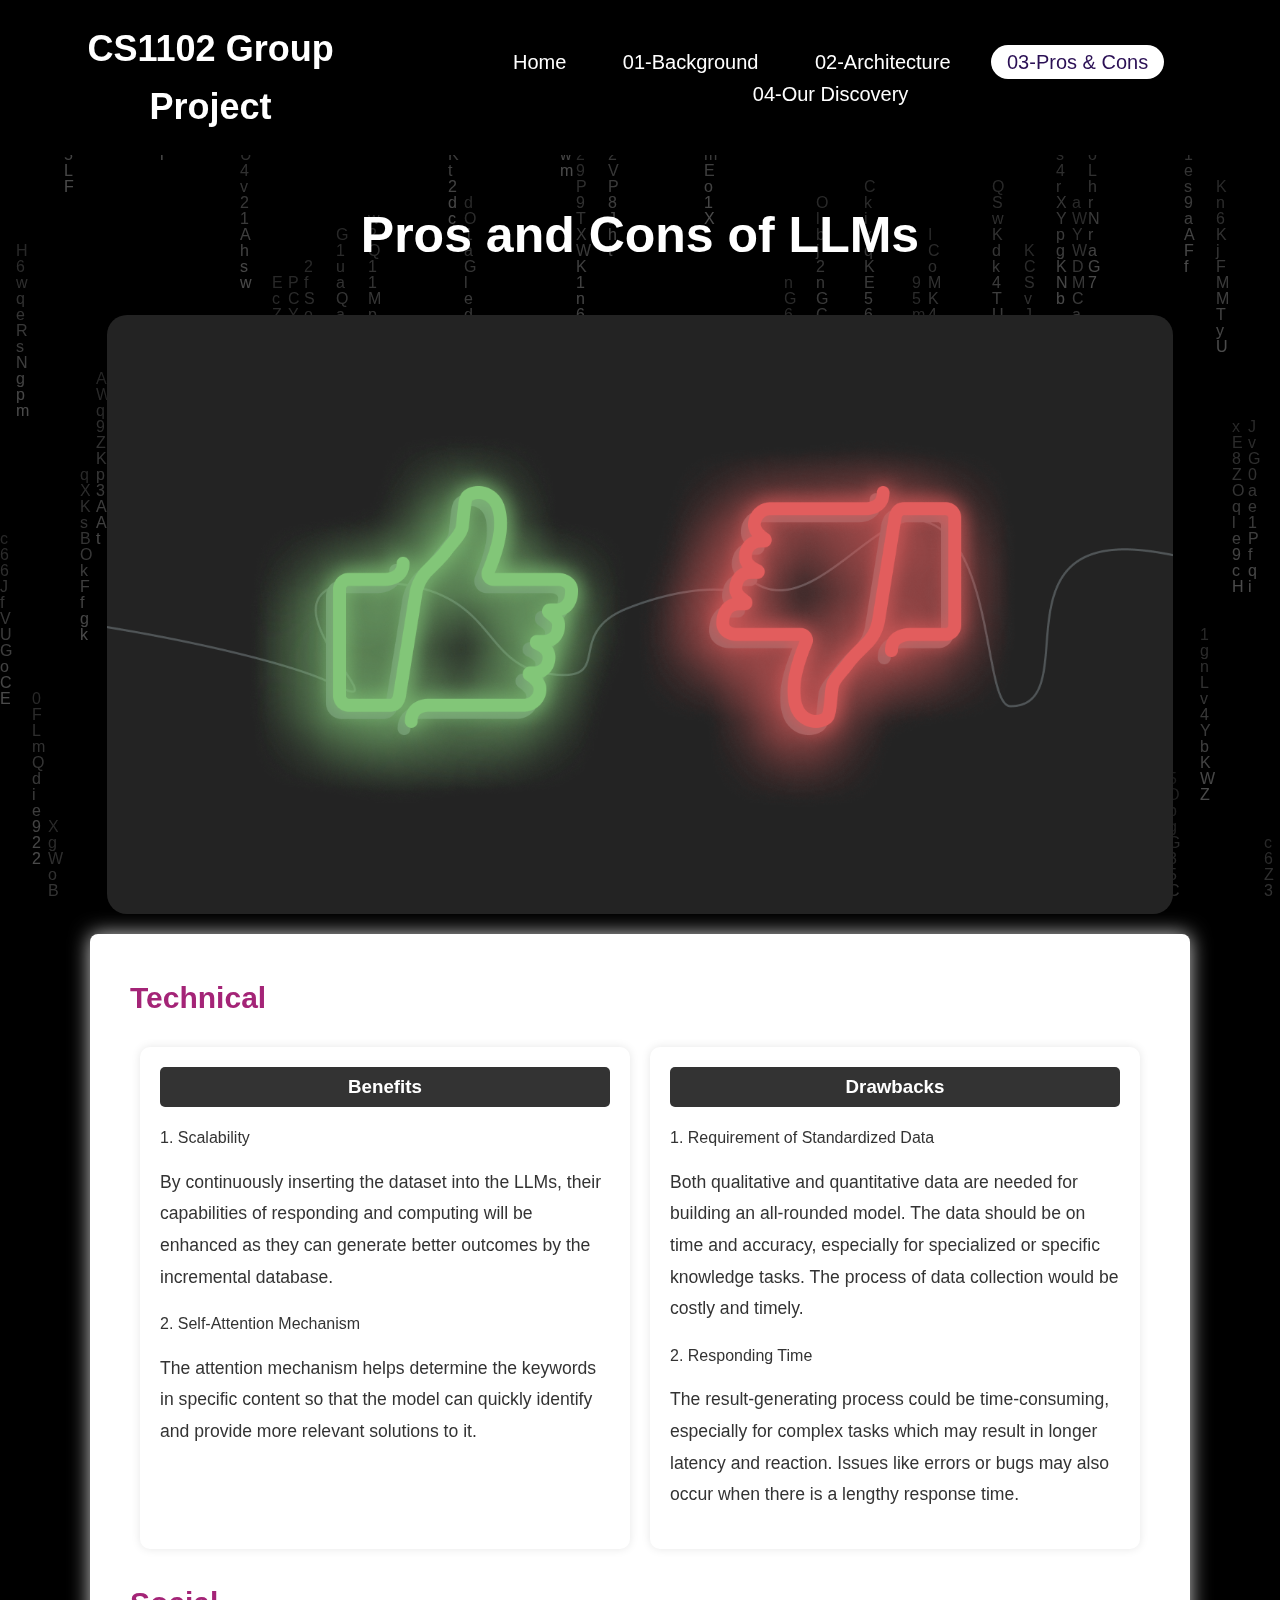
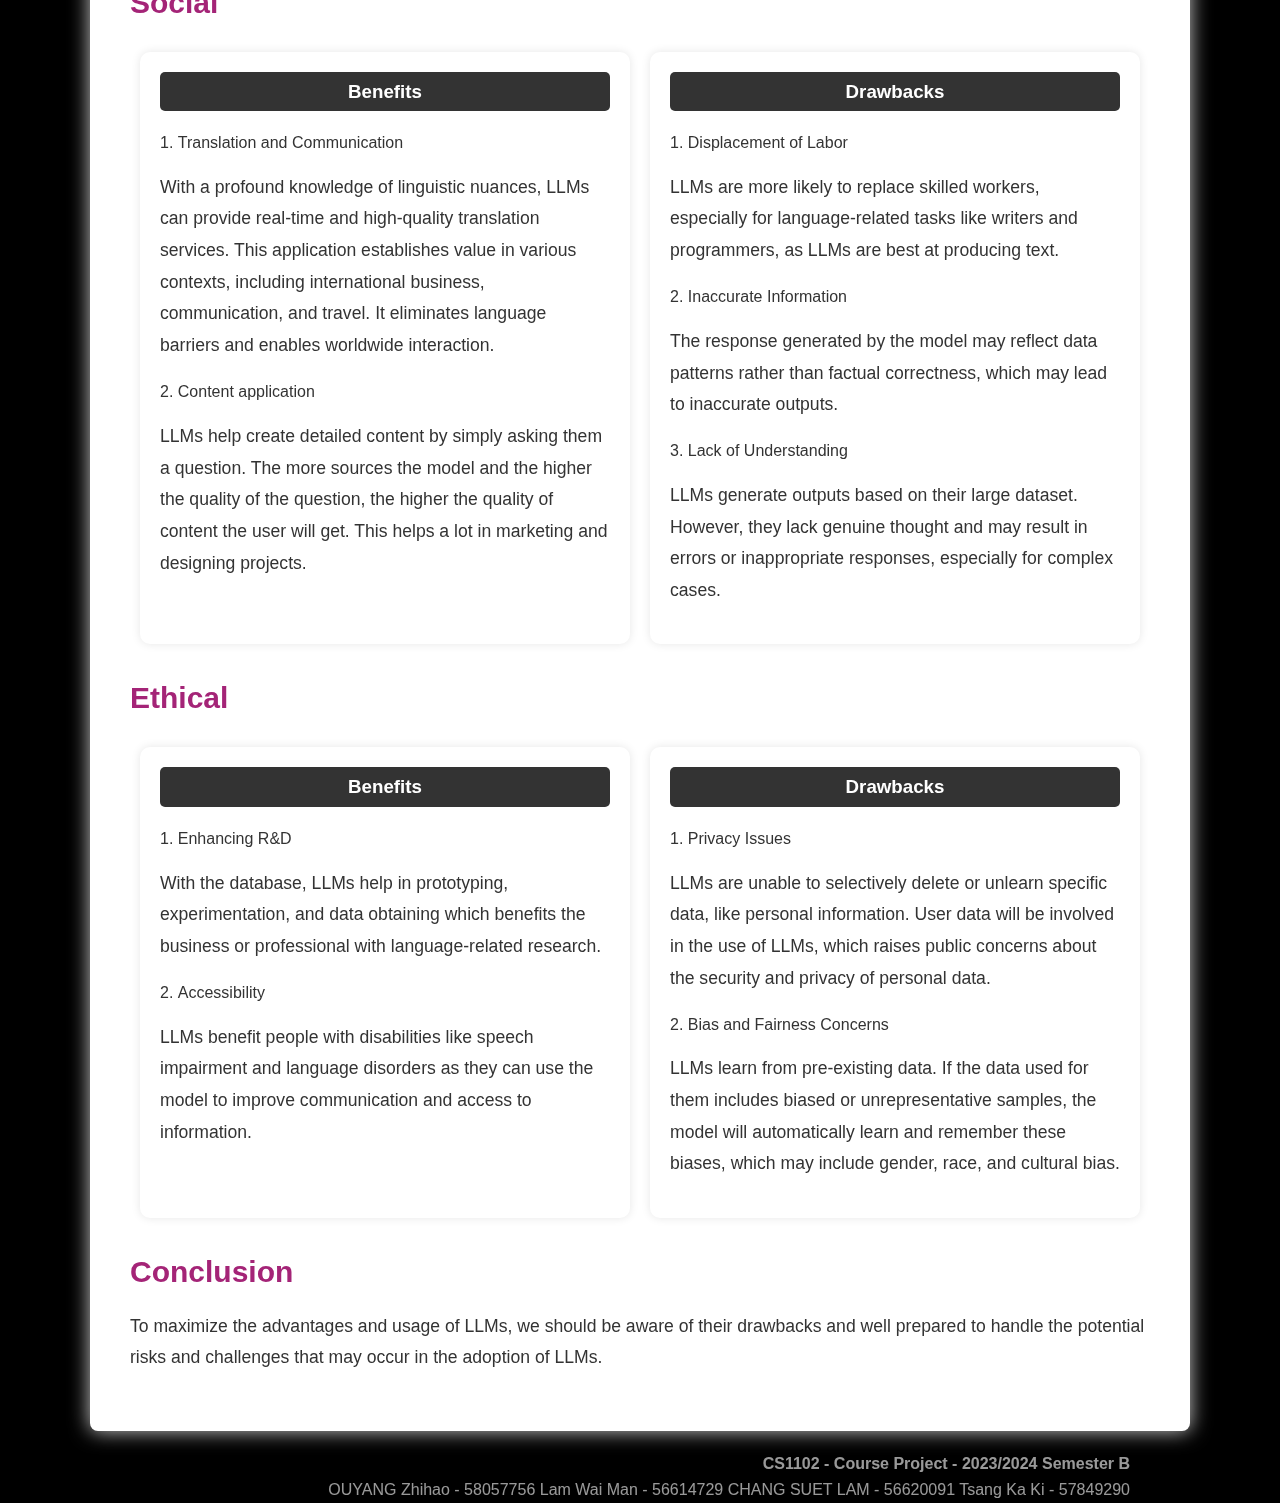
<file: 03-Pros & Cons.html>
<!DOCTYPE html>
<html lang="en">

<head>
    <meta charset="UTF-8">
    <meta name="viewport" content="width=device-width, initial-scale=1.0">
    <title>Document</title>
    <link rel="stylesheet" href="./assets/css/style.css">
</head>

<body>

    <body>
        <header>
            <a href="#" class="logo">CS1102 Group Project</a>
            <nav>
                <ul>
                    <li><a href="index.html">Home</a></li>
                    <li><a href="01-Background.html">01-Background</a></li>
                    <li><a href="02-Architecture.html">02-Architecture</a></li>
                    <li><a href="03-Pros & Cons.html" class="active">03-Pros & Cons</a></li>
                    <li><a href="04-Our Discovery.html">04-Our Discovery</a></li>
                </ul>
            </nav>

        </header>
        <canvas id="matrixRain"></canvas>
        <script src="assets\JS\MatrixEffect.js"></script>
        <section class="container">
            <h1 class="SectionHeader">Pros and Cons of LLMs</h1>
            <img src="assets\img\Pro&Con.png" alt="">
            <main>
                <section class="intro">
                    <h2>Technical</h2>
                    <div class="benefits-drawbacks-container">
                        <div class="benefits">
                            <h3>Benefits</h3>
                            <ol>
                                <li>Scalability</li>
                                <p>By continuously inserting the dataset into the LLMs, their capabilities of
                                    responding and
                                    computing will be enhanced as they can generate better outcomes by the
                                    incremental database.
                                </p>
                                <li>Self-Attention Mechanism</li>
                                <p>The attention mechanism helps determine the keywords in specific content so that
                                    the model
                                    can quickly identify and provide more relevant solutions to it.
                                </p>
                            </ol>
                        </div>
                        <div class="drawbacks">
                            <h3>Drawbacks</h3>
                            <ol>
                                <li>Requirement of Standardized Data</li>
                                <p>Both qualitative and quantitative data are needed for building an all-rounded
                                    model. The data
                                    should be on time and accuracy, especially for specialized or specific knowledge
                                    tasks. The
                                    process of data collection would be costly and timely.
                                </p>
                                <li>Responding Time</li>
                                <p>The result-generating process could be time-consuming, especially for complex
                                    tasks which may
                                    result in longer latency and reaction. Issues like errors or bugs may also occur
                                    when there
                                    is a lengthy response time.</p>
                            </ol>
                        </div>
                    </div>



                    <h2>Social</h2>
                    <div class="benefits-drawbacks-container">
                        <div class="benefits">
                            <h3>Benefits</h3>
                            <ol>
                                <li>Translation and Communication</li>
                                <p>With a profound knowledge of linguistic nuances, LLMs can provide real-time and
                                    high-quality
                                    translation services. This application establishes value in various contexts,
                                    including
                                    international business, communication, and travel. It eliminates language barriers
                                    and
                                    enables worldwide interaction.</p>
                                <li>Content application</li>
                                <p>LLMs help create detailed content by simply asking them a question. The more sources
                                    the
                                    model and the higher the quality of the question, the higher the quality of content
                                    the user
                                    will get. This helps a lot in marketing and designing projects.</p>
                            </ol>
                        </div>
                        <div class="drawbacks">
                            <h3>Drawbacks</h3>
                            <ol>
                                <li>Displacement of Labor</li>
                                <p>LLMs are more likely to replace skilled workers, especially for language-related
                                    tasks like
                                    writers and programmers, as LLMs are best at producing text.</p>
                                <li>Inaccurate Information</li>
                                <p>The response generated by the model may reflect data patterns rather than factual
                                    correctness, which may lead to inaccurate outputs.</p>
                                <li>Lack of Understanding</li>
                                <p>LLMs generate outputs based on their large dataset. However, they lack genuine
                                    thought and
                                    may result in errors or inappropriate responses, especially for complex cases.</p>
                            </ol>
                        </div>
                    </div>

                    <h2>Ethical</h2>
                    <div class="benefits-drawbacks-container">
                        <div class="benefits">
                            <h3>Benefits</h3>
                            <ol>
                                <li>Enhancing R&D</li>
                                <p>With the database, LLMs help in prototyping, experimentation, and data obtaining
                                    which
                                    benefits the business or professional with language-related research. </p>
                                <li>Accessibility</li>
                                <p>LLMs benefit people with disabilities like speech impairment and language disorders
                                    as they
                                    can use the model to improve communication and access to information.</p>
                            </ol>
                        </div>
                        <div class="drawbacks">
                            <h3>Drawbacks</h3>
                            <ol>
                                <li>Privacy Issues</li>
                                <p>LLMs are unable to selectively delete or unlearn specific data, like personal
                                    information. User data will be involved in the use of LLMs, which raises public
                                    concerns
                                    about the security and privacy of personal data.</p>
                                <li>Bias and Fairness Concerns</li>
                                <p>LLMs learn from pre-existing data. If the data used for them includes biased or
                                    unrepresentative samples, the model will automatically learn and remember these
                                    biases,
                                    which may include gender, race, and cultural bias.</p>
                            </ol>
                        </div>
                    </div>
                    <h2>conclusion</h2>
                    <p>To maximize the advantages and usage of LLMs, we should be aware of their drawbacks and well
                        prepared to handle the potential risks and challenges that may occur in the adoption of
                        LLMs.</p>
                </section>
            </main>
            <section class="watermarks">
                <h4>CS1102 - Course Project - 2023/2024 Semester B</h4>
                <p>OUYANG Zhihao - 58057756 Lam Wai Man - 56614729 CHANG SUET LAM - 56620091 Tsang Ka Ki - 57849290</p>
            </section>
        </section>

    </body>

</html>
</file>
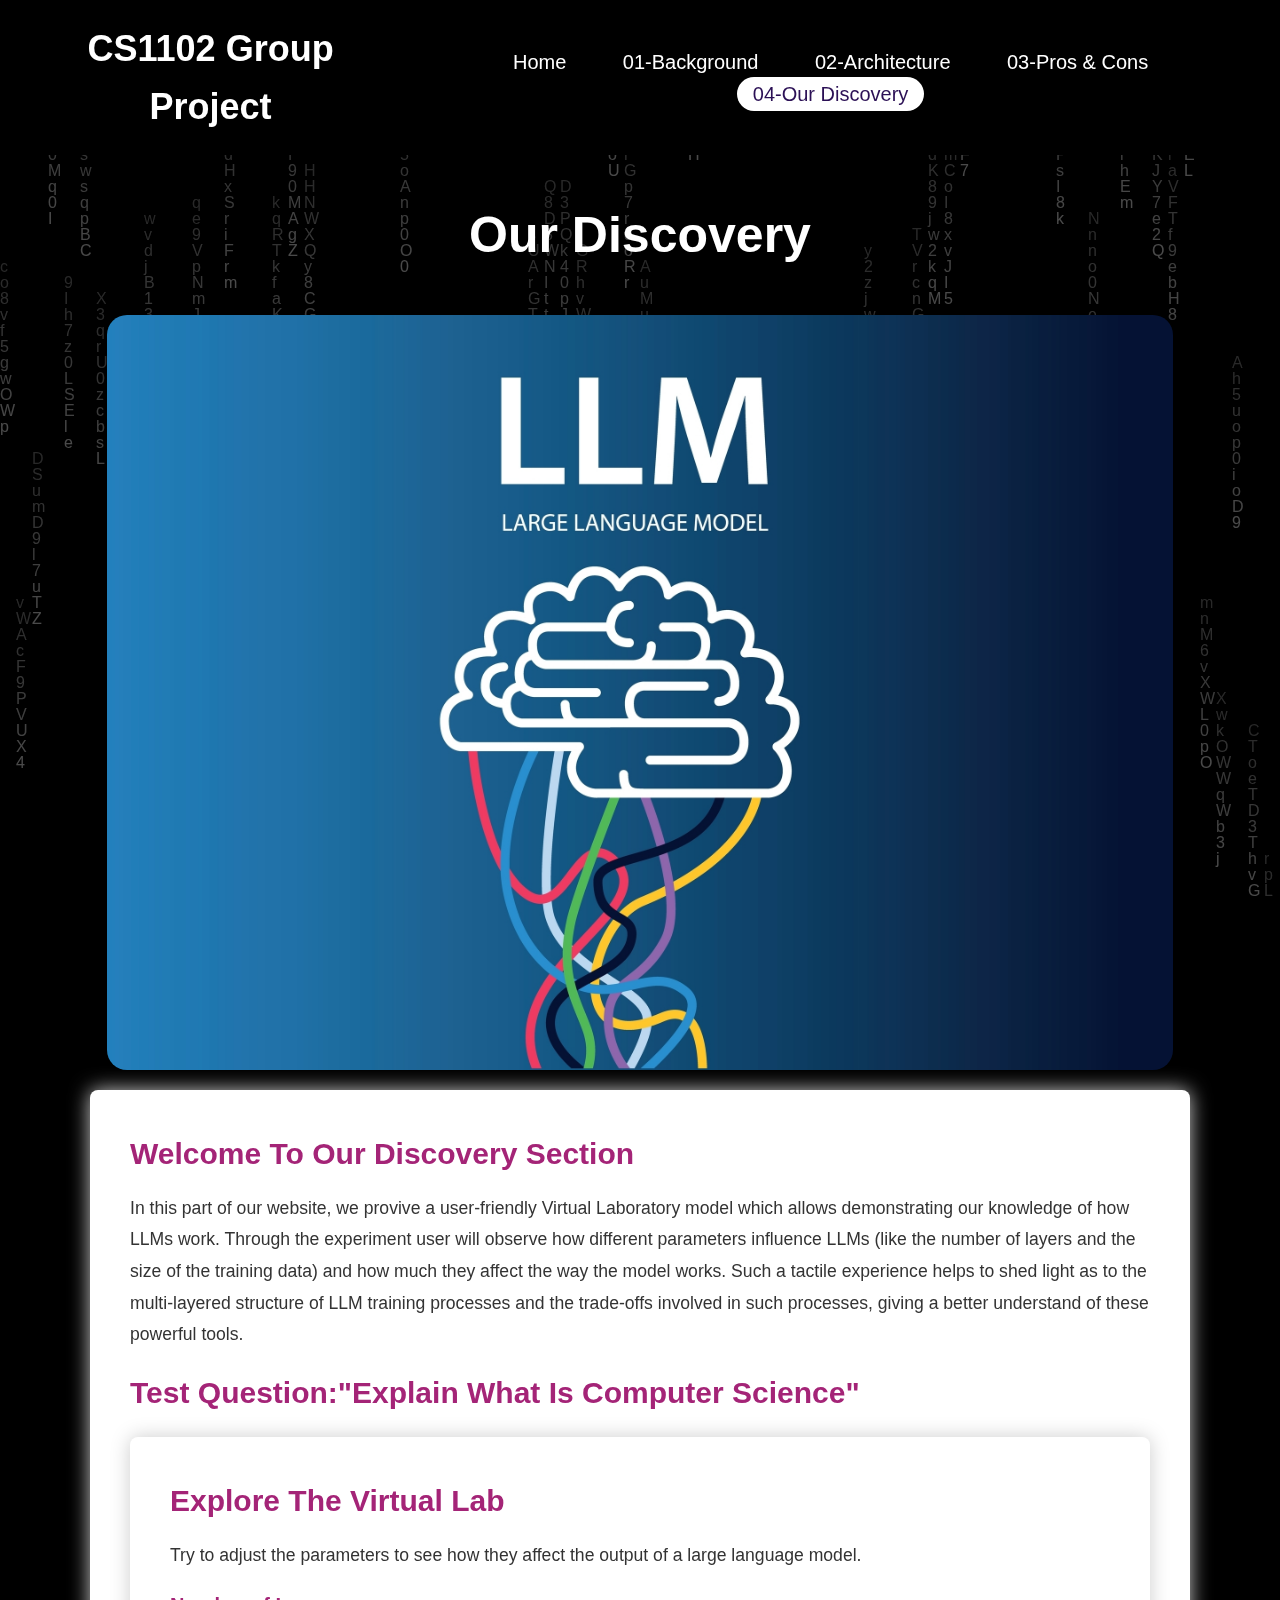
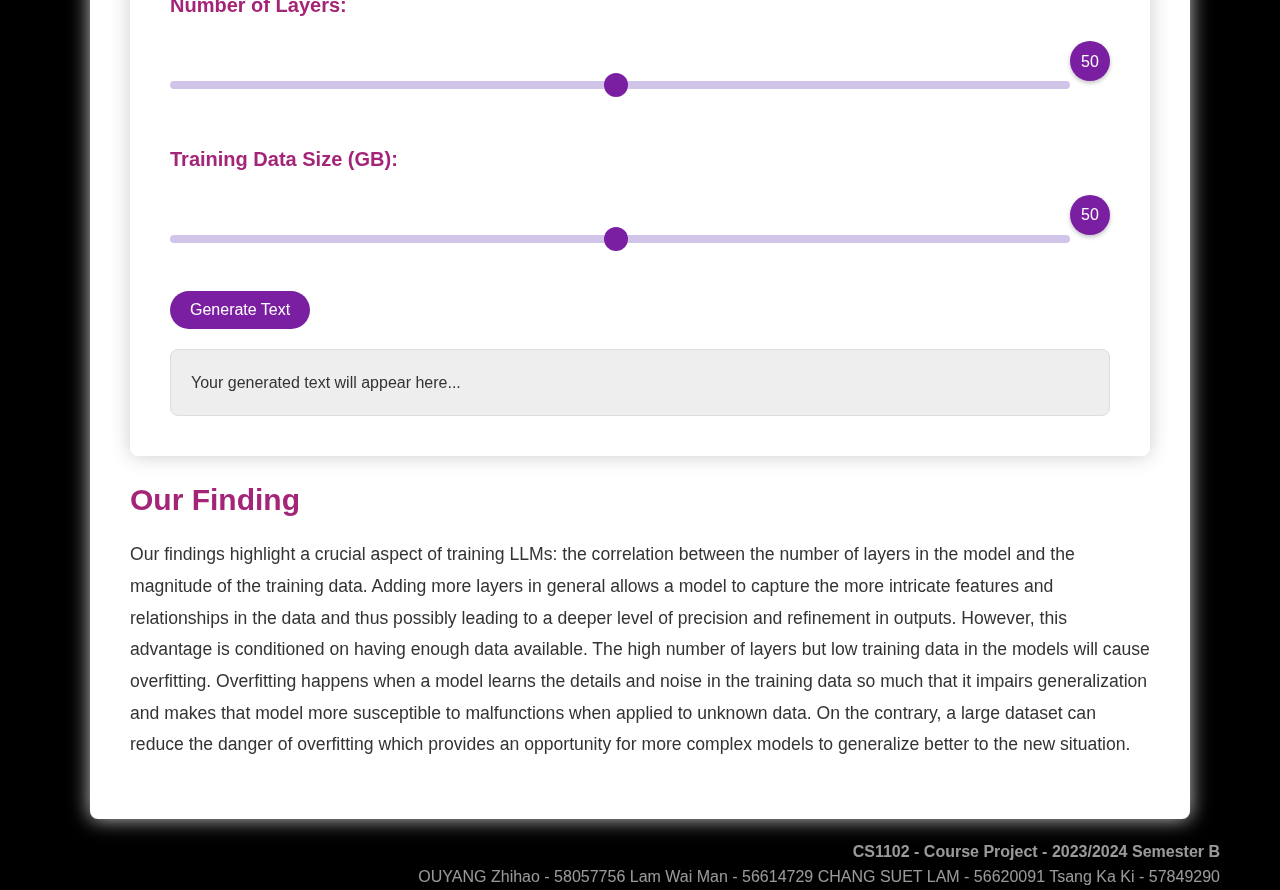
<file: 04-Our Discovery.html>
<!DOCTYPE html>
<html lang="en">

<head>
    <meta charset="UTF-8">
    <meta name="viewport" content="width=device-width, initial-scale=1.0">
    <title>Document</title>
    <link rel="stylesheet" href="./assets/css/style.css">
</head>

<body>

    <body>
        <header>
            <a href="#" class="logo">CS1102 Group Project</a>
            <nav>
                <ul>
                    <li><a href="index.html">Home</a></li>
                    <li><a href="01-Background.html">01-Background</a></li>
                    <li><a href="02-Architecture.html">02-Architecture</a></li>
                    <li><a href="03-Pros & Cons.html">03-Pros & Cons</a></li>
                    <li><a href="04-Our Discovery.html" class="active">04-Our Discovery</a></li>
                </ul>
            </nav>

        </header>
        <canvas id="matrixRain"></canvas>
        <script src="assets\JS\MatrixEffect.js"></script>

        <section class="container">
            <h1 class="SectionHeader">Our Discovery</h1>
            <img src="assets\img\LLM-discovery.jpg" alt="">
            <main>

                <section class="intro">
                    <h2>Welcome to Our Discovery Section</h2>
                    <p>
                        In this part of our website, we provive a user-friendly Virtual Laboratory model which allows
                        demonstrating our
                        knowledge of how LLMs work. Through the experiment user will observe how different parameters
                        influence LLMs (like the
                        number of layers and the size of the training data) and how much they affect the way the model
                        works. Such a tactile
                        experience helps to shed light as to the multi-layered structure of LLM training processes and
                        the trade-offs involved
                        in such processes, giving a better understand of these powerful tools.
                    </p>

                    <h2>Test Question:"Explain what is computer science"</h2>
                    <main>
                        <section class="intro">
                            <h2>Explore the Virtual Lab</h2>

                            <p>Try to adjust the parameters to see how they affect the output of a large language model.
                            </p>

                            <label for="layers" class="subtitle">Number of Layers:</label><br>
                            <div class="slider-container">
                                <div id="layersValue">50</div>
                                <input type="range" id="layersSlider" min="1" max="100" value="50"
                                    oninput="update_Slider_Value(this)">
                            </div>

                            <br>
                            <label for="dataSize" class="subtitle">Training Data Size (GB):</label><br>
                            <div class="slider-container">
                                <div id="dataSizeValue">50</div>
                                <input type="range" id="dataSizeSlider" min="1" max="100" value="50"
                                    oninput="update_Slider_Value(this)">
                            </div>

                            <button onclick="output_generate()">Generate Text</button>
                            <img id="loadingSpinner" src="assets\img\Spinner.gif"
                                style="display: none; width: 50px; height: 50px;box-shadow: none;">
                            <div id="outputText">Your generated text will appear here...</div>
                        </section>
                    </main>
                    <h2>Our finding</h2>
                    <p>
                        Our findings highlight a crucial aspect of training LLMs: the correlation between the number of
                        layers in the model and
                        the magnitude of the training data. Adding more layers in general allows a model to capture the
                        more intricate features
                        and relationships in the data and thus possibly leading to a deeper level of precision and
                        refinement in outputs.
                        However, this advantage is conditioned on having enough data available. The high number of
                        layers but low training data
                        in the models will cause overfitting. Overfitting happens when a model learns the details and
                        noise in the training data
                        so much that it impairs generalization and makes that model more susceptible to malfunctions
                        when applied to unknown
                        data. On the contrary, a large dataset can reduce the danger of overfitting which provides an
                        opportunity for more
                        complex models to generalize better to the new situation.
                    </p>
                </section>



                <script src="assets\JS\Interact_Script.js"></script>






        </section>
        <section class="watermarks">
            <h4>CS1102 - Course Project - 2023/2024 Semester B</h4>
            <p>OUYANG Zhihao - 58057756 Lam Wai Man - 56614729 CHANG SUET LAM - 56620091 Tsang Ka Ki - 57849290</p>
        </section>
    </body>

</html>
</file>
<file: assets/css/style.css>
* {
    margin: 0;
    padding: 0;
    box-sizing: border-box;
}

body {
    font-family: Arial, sans-serif;
    line-height: 1.6;
    color: #333;
    background: #000000;
    min-height: 100vh;
}

header {
    background: #000;
    position: unset;
    color: #fff;
    padding: 20px 30px;
    text-align: center;
    display: flex;
    align-items: center;
    justify-content: space-between;
}

.container {
    margin: 0 auto;
    padding: 0 50px;
    max-width: 1200px;
}

header a.logo {
    color: #fff;
    text-decoration: none;
    font-size: 36px;
    font-weight: bold;
}

nav ul {
    list-style: none;

}

nav ul li {
    display: inline-block;
    margin-left: 20px;
}

nav ul li a {
    font-size: 20px;
    color: #fff;
    text-decoration: none;
    padding: 6px 16px;
    border-radius: 20px;
}

nav ul li a.active,
nav ul li a:hover {
    background: #ffffff;
    color: #2b1055;
}

main {
    padding: 40px;
    background-color: #fff;
    margin: 20px auto;
    border-radius: 8px;
    box-shadow: 0 0 20px #ccc;
}

.intro h1,
.intro h2 {
    color: rgb(164, 36, 119);
    font-size: 30px;
    margin-bottom: 0.5em;
    text-transform: capitalize;
}

.intro ul {
    padding-left: 20px;
    font-size: 1.1em;
    line-height: 1.8;
    color: #333;
}

.intro li {
    margin-bottom: 1em;
}

.intro p {
    font-size: 1.1em;
    line-height: 1.8;
    color: #333;
    margin-bottom: 1em;
}

.subtitle {
    color: rgb(164, 36, 119);
    font-size: 20px;
    font-weight: 550;
}

.typing {
    padding: 20px;
    color: #ffffff;
    margin: 20px;
    display: flex;
    align-items: center;
}

.typing h1 {
    font-size: 50px;
    font-weight: 600;
}

.auto-fill {
    color: #F23DFD;
}

canvas {
    display: flex;
    z-index: -1;
    position: fixed;
    top: 0;
    left: 50%;
    transform: translateX(-50%);
    width: 100%;
}

img {
    display: block;
    max-width: 97%;
    height: auto;
    border-radius: 20px;
    box-shadow: 4px 4px 20px rgba(0, 0, 0, 0.5);
    margin: 20px auto;
}

.SectionHeader {
    padding: 20px;
    color: #ffffff;
    margin: 20px;
    font-size: 50px;
    font-weight: 600;
    text-align: center;
}



.slider-container {
    position: relative;
    margin: 20px 0;
    padding: 0;
}

input[type="range"] {
    -webkit-appearance: none;
    appearance: none;
    width: calc(100% - 40px);
    height: 8px;
    border-radius: 4px;
    background: #D1C4E9;
    outline: none;
    padding: 0;
    margin: 0;
}

input[type="range"]::-webkit-slider-thumb {
    -webkit-appearance: none;
    border: none;
    height: 24px;
    width: 24px;
    border-radius: 50%;
    background: #7B1FA2;
    cursor: pointer;
}

input[type="range"]::-moz-range-thumb {
    height: 24px;
    width: 24px;
    border-radius: 50%;
    background: #7B1FA2;
    cursor: pointer;
}


#layersValue,
#dataSizeValue {
    position: absolute;
    top: -30px;
    right: 0;
    background-color: #7B1FA2;
    color: white;
    width: 40px;
    height: 40px;
    border-radius: 80%;
    display: flex;
    align-items: center;
    justify-content: center;
    font-size: 16px;
    box-shadow: 0 2px 4px rgba(0, 0, 0, 0.25);
}

label {
    display: block;
    margin-bottom: 5px;
}

button {
    background-color: #7B1FA2;
    color: white;
    border: none;
    padding: 10px 20px;
    border-radius: 20px;
    cursor: pointer;
    font-size: 16px;
    margin-top: 20px;
}

button:hover {
    background-color: #6A1B9A;
}

#outputText {
    background-color: #eee;
    padding: 20px;
    border-radius: 8px;
    margin-top: 20px;
    border: 1px solid #ddd;
    color: #333;
}

.watermarks {
    color: rgba(255, 255, 255, 0.6);
    text-align: right;
    margin-right: 60px;
}

.benefits-drawbacks-container {
    display: flex;
    justify-content: space-between;
    margin-bottom: 20px;
}

.benefits,
.drawbacks {
    flex: 1;
    padding: 20px;
    margin: 10px;
    border-radius: 10px;
    box-shadow: 0 0 10px rgba(0, 0, 0, 0.1);
}

h3 {
    background: #333;
    color: #fff;
    text-align-last: center;
    padding: 5px 10px;
    border-radius: 5px;
    margin-bottom: 1em;
}

ol {
    list-style-position: inside;
    padding-left: 0;
}
</file>
